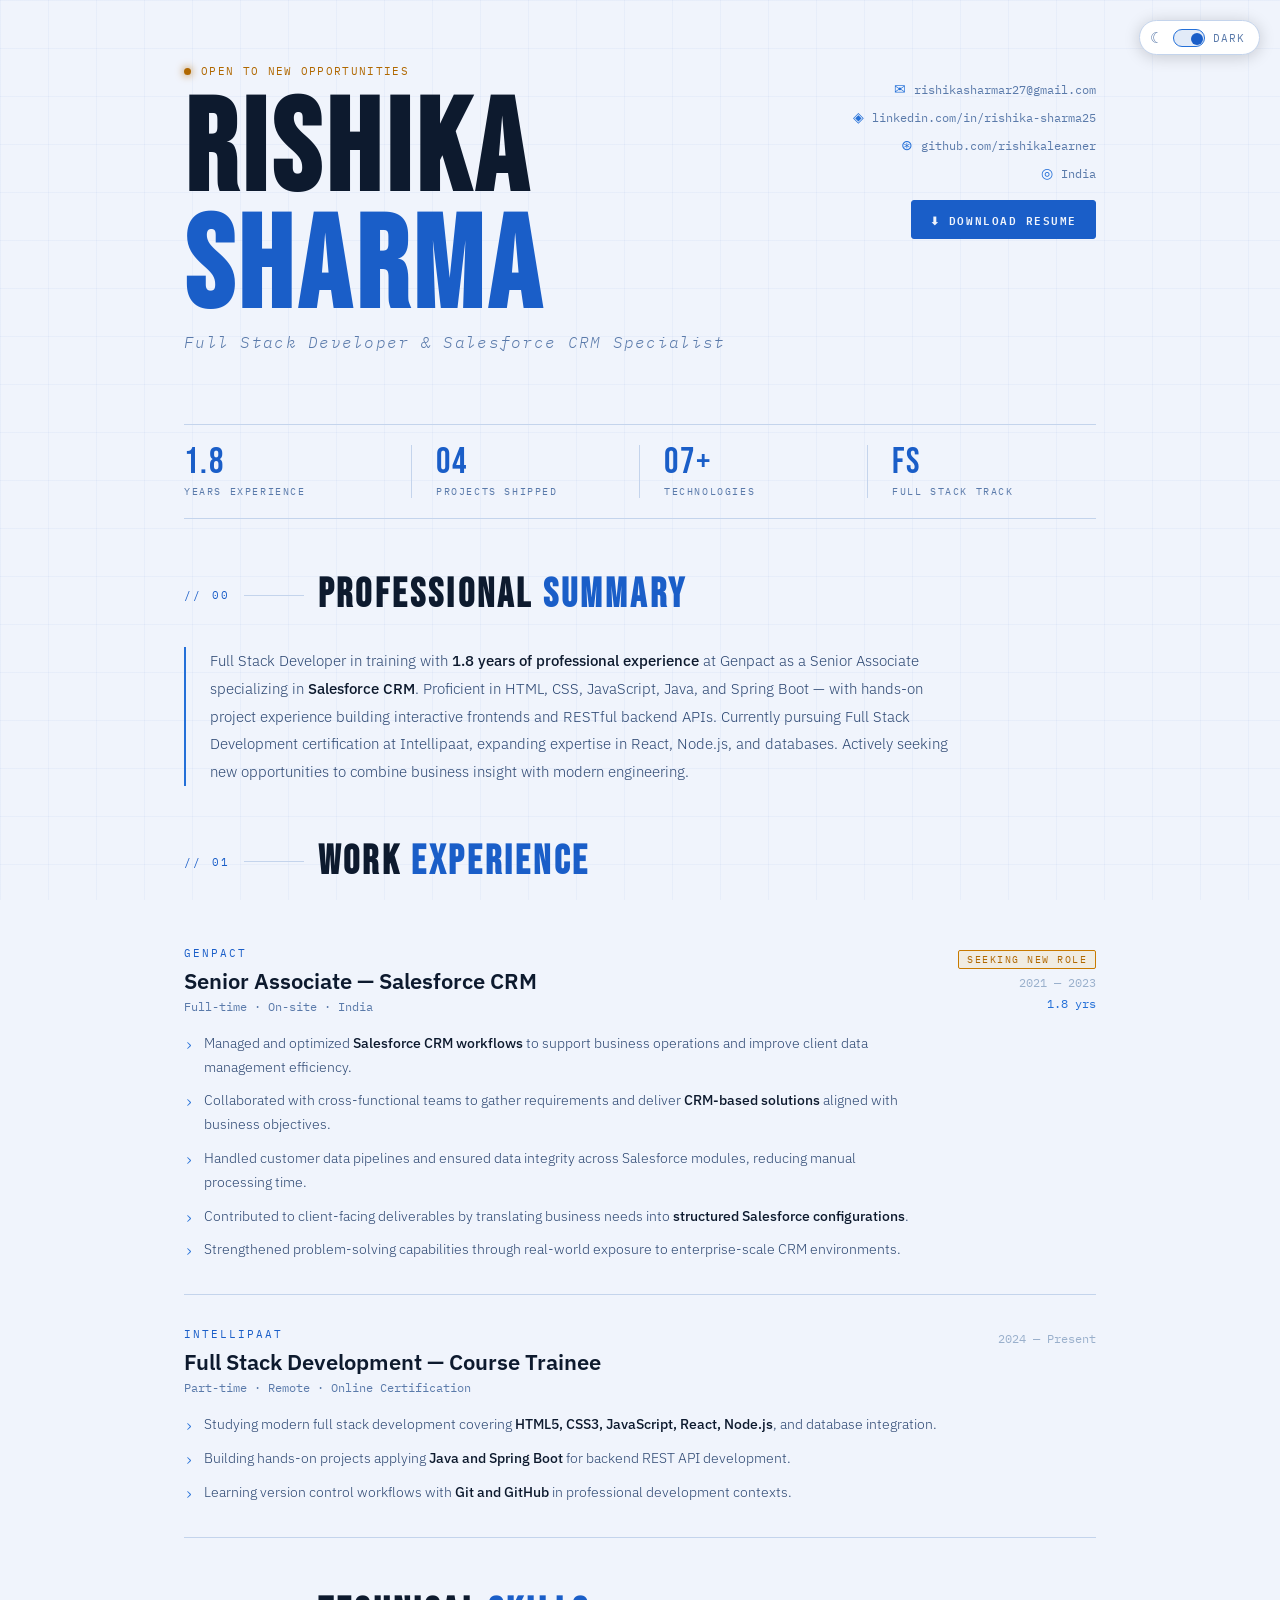
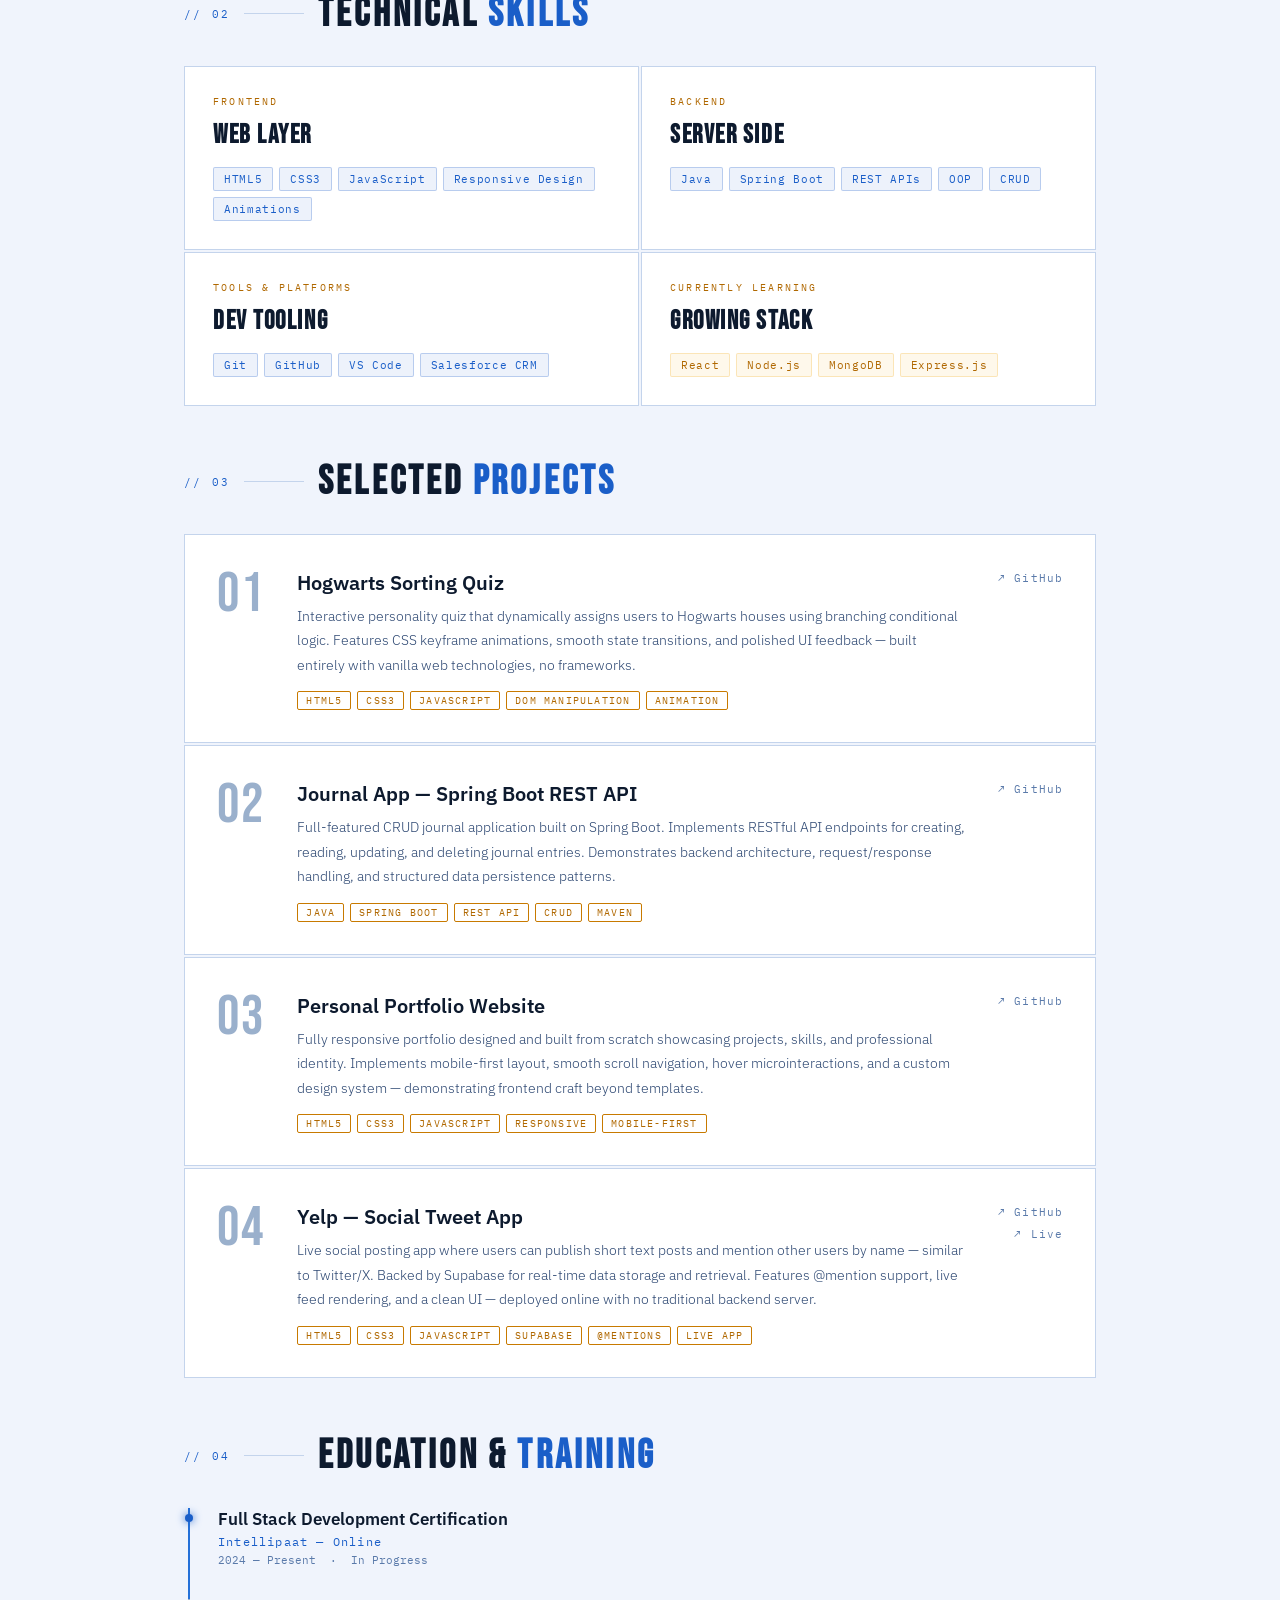
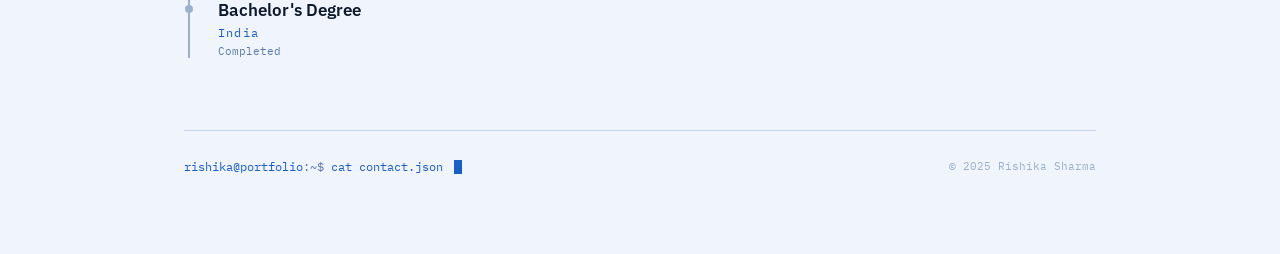
<file: index.html>
<!DOCTYPE html>
<html lang="en" data-theme="dark">
<head>
  <meta charset="UTF-8">
  <meta name="viewport" content="width=device-width, initial-scale=1.0">
  <title>Rishika Sharma : Software Developer Resume</title>
  <link rel="preconnect" href="https://fonts.googleapis.com">
  <link href="https://fonts.googleapis.com/css2?family=IBM+Plex+Mono:ital,wght@0,300;0,400;0,600;1,300&family=IBM+Plex+Sans:ital,wght@0,300;0,400;0,500;0,600;1,300&family=Bebas+Neue&display=swap" rel="stylesheet">
  <style>
    *, *::before, *::after { margin: 0; padding: 0; box-sizing: border-box; }

    /* ══ DARK THEME ══ */
    [data-theme="dark"] {
      --bg:          #080c14;
      --bg3:         #101828;
      --surface:     #172035;
      --border:      #1e2d4a;
      --blue:        #3b9eff;
      --blue-dim:    #1e6fcc;
      --blue-glow:   #3b9eff22;
      --amber:       #f0a500;
      --amber-dim:   #b07800;
      --fg:          #e2eaf8;
      --fg-soft:     #8fa8cc;
      --muted:       #4a6490;
      --dim:         #263550;
      --scanline:    rgba(59,158,255,0.012);
      --grid-color:  rgba(59,158,255,0.03);
    }

    /* ══ LIGHT THEME ══ */
    [data-theme="light"] {
      --bg:          #f0f4fc;
      --bg3:         #ffffff;
      --surface:     #dce6f5;
      --border:      #c4d4ec;
      --blue:        #1a5ec8;
      --blue-dim:    #2470d8;
      --blue-glow:   #1a5ec820;
      --amber:       #b06800;
      --amber-dim:   #c87a00;
      --fg:          #0d1a2e;
      --fg-soft:     #2a4570;
      --muted:       #5a7aaa;
      --dim:         #9ab0cc;
      --scanline:    transparent;
      --grid-color:  rgba(26,94,200,0.04);
    }

    :root {
      --mono: 'IBM Plex Mono', monospace;
      --sans: 'IBM Plex Sans', sans-serif;
      --display: 'Bebas Neue', sans-serif;
    }

    html { scroll-behavior: smooth; }

    body {
      font-family: var(--sans);
      background: var(--bg);
      color: var(--fg);
      min-height: 100vh;
      overflow-x: hidden;
      position: relative;
      transition: background 0.35s ease, color 0.35s ease;
    }

    body::before {
      content: '';
      position: fixed; inset: 0;
      background: repeating-linear-gradient(0deg, transparent, transparent 2px, var(--scanline) 2px, var(--scanline) 4px);
      pointer-events: none;
      z-index: 9999;
    }

    body::after {
      content: '';
      position: fixed; inset: 0;
      background-image: linear-gradient(var(--grid-color) 1px, transparent 1px), linear-gradient(90deg, var(--grid-color) 1px, transparent 1px);
      background-size: 48px 48px;
      pointer-events: none;
      z-index: 0;
    }

    /* ══ THEME TOGGLE ══ */
    .theme-toggle {
      position: fixed;
      top: 20px; right: 20px;
      z-index: 1000;
      background: var(--bg3);
      border: 1px solid var(--border);
      border-radius: 40px;
      padding: 7px 14px 7px 10px;
      display: flex;
      align-items: center;
      gap: 8px;
      cursor: pointer;
      font-family: var(--mono);
      font-size: 11px;
      letter-spacing: 0.1em;
      color: var(--muted);
      transition: border-color 0.2s, color 0.2s, background 0.35s;
      box-shadow: 0 2px 16px rgba(0,0,0,0.18);
    }
    .theme-toggle:hover { border-color: var(--blue); color: var(--blue); }
    .t-icon { font-size: 15px; transition: transform 0.4s; }
    .theme-toggle:hover .t-icon { transform: rotate(22deg); }

    .t-track {
      width: 32px; height: 18px;
      border-radius: 9px;
      background: var(--border);
      position: relative;
      transition: background 0.3s, border 0.3s;
    }
    .t-thumb {
      position: absolute;
      top: 3px; left: 3px;
      width: 12px; height: 12px;
      border-radius: 50%;
      background: var(--muted);
      transition: transform 0.3s ease, background 0.3s;
    }
    [data-theme="light"] .t-thumb { transform: translateX(14px); background: var(--blue); }
    [data-theme="light"] .t-track { background: var(--blue-glow); border: 1px solid var(--blue-dim); }

    /* ══ LAYOUT ══ */
    .page {
      position: relative; z-index: 1;
      max-width: 960px;
      margin: 0 auto;
      padding: 0 24px 80px;
    }

    /* ══ HEADER ══ */
    .header {
      padding: 64px 0 0;
      border-bottom: 1px solid var(--border);
    }
    .header-top {
      display: flex;
      justify-content: space-between;
      align-items: flex-start;
      gap: 32px;
    }
    .header-left { flex: 1; }

    .status-bar {
      font-family: var(--mono);
      font-size: 11px;
      letter-spacing: 0.12em;
      color: var(--amber);
      margin-bottom: 16px;
      display: flex;
      align-items: center;
      gap: 10px;
    }
    .status-dot {
      width: 7px; height: 7px;
      border-radius: 50%;
      background: var(--amber);
      box-shadow: 0 0 8px var(--amber);
      animation: pulse 2.5s ease-in-out infinite;
    }
    @keyframes pulse {
      0%,100% { opacity:1; box-shadow: 0 0 8px var(--amber); }
      50%      { opacity:0.4; box-shadow: 0 0 3px var(--amber); }
    }

    .hero-name {
      font-family: var(--display);
      font-size: clamp(72px, 11vw, 130px);
      letter-spacing: 0.04em;
      line-height: 0.9;
      color: var(--fg);
      margin-bottom: 4px;
    }
    .hero-name .accent { color: var(--blue); }

    .hero-role {
      font-family: var(--mono);
      font-size: clamp(13px, 2vw, 16px);
      font-weight: 300;
      font-style: italic;
      color: var(--muted);
      letter-spacing: 0.08em;
      margin-bottom: 32px;
    }

    .header-right {
      padding-top: 16px;
      display: flex;
      flex-direction: column;
      align-items: flex-end;
      gap: 10px;
      min-width: 240px;
    }
    .contact-line {
      font-family: var(--mono);
      font-size: 12px;
      color: var(--muted);
      display: flex;
      align-items: center;
      gap: 8px;
      text-decoration: none;
      transition: color 0.2s;
    }
    .contact-line:hover { color: var(--blue); }
    .contact-line .icon { color: var(--blue-dim); font-size: 14px; }

    .download-btn {
      display: inline-flex;
      align-items: center;
      gap: 8px;
      margin-top: 8px;
      font-family: var(--mono);
      font-size: 11px;
      letter-spacing: 0.14em;
      color: var(--bg);
      background: var(--blue);
      border: 1px solid var(--blue);
      padding: 9px 18px;
      border-radius: 3px;
      text-decoration: none;
      font-weight: 600;
      transition: background 0.2s, color 0.2s, transform 0.15s;
    }
    .download-btn:hover {
      background: transparent;
      color: var(--blue);
      transform: translateY(-1px);
    }

    .metrics-bar {
      margin-top: 40px;
      padding: 20px 0;
      border-top: 1px solid var(--border);
      display: grid;
      grid-template-columns: repeat(4, 1fr);
    }
    .metric {
      padding: 0 24px;
      border-right: 1px solid var(--border);
    }
    .metric:first-child { padding-left: 0; }
    .metric:last-child  { border-right: none; }
    .metric-val {
      font-family: var(--display);
      font-size: 36px;
      letter-spacing: 0.06em;
      color: var(--blue);
      line-height: 1;
      margin-bottom: 4px;
    }
    .metric-label {
      font-family: var(--mono);
      font-size: 10px;
      letter-spacing: 0.16em;
      text-transform: uppercase;
      color: var(--muted);
    }

    /* ══ SECTIONS ══ */
    .section { padding: 56px 0 0; }

    .section-label {
      display: flex;
      align-items: center;
      gap: 14px;
      margin-bottom: 32px;
    }
    .section-label-num {
      font-family: var(--mono);
      font-size: 11px;
      color: var(--blue);
      letter-spacing: 0.2em;
    }
    .section-label-line {
      flex: 1;
      height: 1px;
      background: var(--border);
      max-width: 60px;
    }
    .section-label h2 {
      font-family: var(--display);
      font-size: 40px;
      letter-spacing: 0.08em;
      color: var(--fg);
      line-height: 1;
    }
    .section-label h2 .accent { color: var(--blue); }

    /* ══ SUMMARY ══ */
    .summary-text {
      font-size: 15px;
      line-height: 1.85;
      color: var(--fg-soft);
      font-weight: 300;
      max-width: 780px;
      border-left: 2px solid var(--blue-dim);
      padding-left: 24px;
    }
    .summary-text strong { color: var(--fg); font-weight: 500; }

    /* ══ EXPERIENCE ══ */
    .exp-item {
      display: grid;
      grid-template-columns: 1fr auto;
      gap: 24px 48px;
      padding: 32px 0;
      border-bottom: 1px solid var(--border);
      position: relative;
    }
    .exp-item:first-child { border-top: 1px solid var(--border); }
    .exp-item::before {
      content: '';
      position: absolute;
      left: -24px; top: 0; bottom: 0;
      width: 2px;
      background: transparent;
      transition: background 0.3s;
    }
    .exp-item:hover::before { background: var(--blue); }

    .exp-company {
      font-family: var(--mono);
      font-size: 11px;
      letter-spacing: 0.18em;
      text-transform: uppercase;
      color: var(--blue);
      margin-bottom: 6px;
    }
    .exp-role {
      font-size: 22px;
      font-weight: 600;
      color: var(--fg);
      margin-bottom: 4px;
    }
    .exp-meta {
      font-family: var(--mono);
      font-size: 12px;
      color: var(--muted);
      margin-bottom: 18px;
    }
    .exp-bullets { list-style: none; display: flex; flex-direction: column; gap: 10px; }
    .exp-bullets li {
      font-size: 14px;
      line-height: 1.7;
      color: var(--fg-soft);
      font-weight: 300;
      padding-left: 20px;
      position: relative;
    }
    .exp-bullets li::before {
      content: '›';
      position: absolute;
      left: 0;
      color: var(--blue-dim);
      font-family: var(--mono);
      font-size: 16px;
      line-height: 1.5;
    }
    .exp-bullets li strong { color: var(--fg); font-weight: 500; }

    .exp-dates {
      font-family: var(--mono);
      font-size: 12px;
      color: var(--dim);
      text-align: right;
      white-space: nowrap;
      padding-top: 4px;
    }
    .badge-seeking {
      display: inline-block;
      background: rgba(240,165,0,0.1);
      border: 1px solid var(--amber-dim);
      color: var(--amber);
      font-family: var(--mono);
      font-size: 10px;
      letter-spacing: 0.15em;
      padding: 2px 8px;
      border-radius: 2px;
      margin-bottom: 6px;
    }

    /* ══ SKILLS ══ */
    .skills-grid {
      display: grid;
      grid-template-columns: repeat(2, 1fr);
      gap: 2px;
    }
    .skill-block {
      background: var(--bg3);
      border: 1px solid var(--border);
      padding: 28px;
      position: relative;
      overflow: hidden;
      transition: border-color 0.25s, background 0.25s;
    }
    .skill-block::after {
      content: '';
      position: absolute;
      top: 0; left: 0; right: 0;
      height: 1px;
      background: var(--blue);
      transform: scaleX(0);
      transform-origin: left;
      transition: transform 0.35s ease;
    }
    .skill-block:hover { border-color: var(--blue-dim); background: var(--surface); }
    .skill-block:hover::after { transform: scaleX(1); }

    .skill-block-label {
      font-family: var(--mono);
      font-size: 10px;
      letter-spacing: 0.22em;
      text-transform: uppercase;
      color: var(--amber);
      margin-bottom: 12px;
    }
    .skill-block-name {
      font-family: var(--display);
      font-size: 26px;
      letter-spacing: 0.06em;
      color: var(--fg);
      margin-bottom: 16px;
    }
    .skill-pills { display: flex; flex-wrap: wrap; gap: 6px; }
    .pill {
      font-family: var(--mono);
      font-size: 11px;
      letter-spacing: 0.06em;
      padding: 4px 10px;
      border-radius: 2px;
      background: var(--blue-glow);
      border: 1px solid rgba(59,158,255,0.22);
      color: var(--blue);
    }
    [data-theme="light"] .pill {
      background: rgba(26,94,200,0.08);
      border-color: rgba(26,94,200,0.25);
    }
    .pill.learning {
      background: rgba(240,165,0,0.08);
      border-color: rgba(240,165,0,0.22);
      color: var(--amber);
    }

    /* ══ PROJECTS ══ */
    .project-card {
      border: 1px solid var(--border);
      background: var(--bg3);
      padding: 32px;
      margin-bottom: 2px;
      display: grid;
      grid-template-columns: auto 1fr auto;
      gap: 0 32px;
      align-items: start;
      transition: border-color 0.25s, background 0.25s;
    }
    .project-card:hover { border-color: var(--blue-dim); background: var(--surface); }

    .project-index {
      font-family: var(--display);
      font-size: 56px;
      letter-spacing: 0.04em;
      color: var(--dim);
      line-height: 1;
      transition: color 0.3s;
    }
    .project-card:hover .project-index { color: var(--blue); opacity: 0.4; }

    .project-body { padding-top: 2px; }
    .project-name {
      font-size: 20px;
      font-weight: 600;
      color: var(--fg);
      margin-bottom: 8px;
    }
    .project-desc {
      font-size: 14px;
      line-height: 1.75;
      color: var(--fg-soft);
      font-weight: 300;
      margin-bottom: 14px;
    }
    .project-tech { display: flex; flex-wrap: wrap; gap: 6px; }
    .tech-tag {
      font-family: var(--mono);
      font-size: 10px;
      letter-spacing: 0.12em;
      text-transform: uppercase;
      color: var(--amber);
      border: 1px solid var(--amber-dim);
      padding: 2px 8px;
      border-radius: 2px;
    }
    .project-links { display: flex; flex-direction: column; gap: 8px; align-items: flex-end; padding-top: 4px; }
    .proj-link {
      font-family: var(--mono);
      font-size: 11px;
      color: var(--muted);
      text-decoration: none;
      letter-spacing: 0.1em;
      transition: color 0.2s;
    }
    .proj-link:hover { color: var(--blue); }

    /* ══ EDUCATION ══ */
    .edu-item {
      border-left: 2px solid var(--blue-dim);
      padding: 0 0 32px 28px;
      position: relative;
    }
    .edu-item + .edu-item { border-left: 2px solid var(--dim); }
    .edu-item::before {
      content: '';
      position: absolute;
      left: -5px; top: 6px;
      width: 8px; height: 8px;
      border-radius: 50%;
      background: var(--blue);
      box-shadow: 0 0 8px var(--blue);
    }
    .edu-item + .edu-item::before { background: var(--dim); box-shadow: none; }
    .edu-degree { font-size: 17px; font-weight: 600; color: var(--fg); margin-bottom: 4px; }
    .edu-inst { font-family: var(--mono); font-size: 12px; color: var(--blue); letter-spacing: 0.1em; margin-bottom: 4px; }
    .edu-year { font-family: var(--mono); font-size: 11px; color: var(--muted); }

    /* ══ FOOTER ══ */
    .terminal-footer {
      margin-top: 72px;
      border-top: 1px solid var(--border);
      padding-top: 28px;
      display: flex;
      justify-content: space-between;
      align-items: center;
    }
    .terminal-footer .prompt { font-family: var(--mono); font-size: 12px; color: var(--muted); }
    .terminal-footer .prompt span { color: var(--blue); }
    .cursor {
      display: inline-block;
      width: 8px; height: 14px;
      background: var(--blue);
      vertical-align: middle;
      margin-left: 4px;
      animation: blink 1s step-end infinite;
    }
    @keyframes blink { 0%,100%{opacity:1} 50%{opacity:0} }

    .sr-only {
      position: absolute; width:1px; height:1px;
      padding:0; margin:-1px; overflow:hidden;
      clip:rect(0,0,0,0); border:0;
    }

    /* ══ RESPONSIVE ══ */
    @media (max-width: 720px) {
      .theme-toggle { top: 12px; right: 12px; }
      .header-top { flex-direction: column; }
      .header-right { align-items: flex-start; }
      .metrics-bar { grid-template-columns: repeat(2, 1fr); }
      .metric:nth-child(2) { border-right: none; }
      .skills-grid { grid-template-columns: 1fr; }
      .exp-item { grid-template-columns: 1fr; }
      .exp-dates { text-align: left; }
      .project-card { grid-template-columns: auto 1fr; }
      .project-links { display: none; }
    }

    /* ══ ANIMATIONS ══ */
    @keyframes fadeIn { from{opacity:0;transform:translateY(16px)} to{opacity:1;transform:translateY(0)} }
    .status-bar   { animation: fadeIn 0.5s 0.0s both; }
    .hero-name    { animation: fadeIn 0.6s 0.1s both; }
    .hero-role    { animation: fadeIn 0.6s 0.2s both; }
    .header-right { animation: fadeIn 0.6s 0.3s both; }
    .metrics-bar  { animation: fadeIn 0.6s 0.4s both; }
  </style>
</head>
<body>

<button class="theme-toggle" id="themeToggle" aria-label="Toggle light/dark mode">
  <span class="t-icon" id="tIcon">☀︎</span>
  <div class="t-track"><div class="t-thumb"></div></div>
  <span id="tLabel">LIGHT</span>
</button>

<span class="sr-only">Rishika Sharma — Full Stack Developer Resume</span>

<div class="page">

  <header class="header" role="banner">
    <div class="header-top">
      <div class="header-left">
        <div class="status-bar">
          <span class="status-dot" aria-hidden="true"></span>
          OPEN TO NEW OPPORTUNITIES
        </div>
        <h1 class="hero-name" aria-label="Rishika Sharma">RISHIKA<br><span class="accent">SHARMA</span></h1>
        <p class="hero-role">Full Stack Developer &amp; Salesforce CRM Specialist</p>
      </div>
      <div class="header-right">
        <a href="mailto:rishikasharmar27@gmail.com" class="contact-line">
          <span class="icon" aria-hidden="true">✉</span>rishikasharmar27@gmail.com
        </a>
        <a href="https://www.linkedin.com/in/rishika-sharma25/" target="_blank" rel="noopener" class="contact-line">
          <span class="icon" aria-hidden="true">◈</span>linkedin.com/in/rishika-sharma25
        </a>
        <a href="https://github.com/rishikalearner" target="_blank" rel="noopener" class="contact-line">
          <span class="icon" aria-hidden="true">⊛</span>github.com/rishikalearner
        </a>
        <span class="contact-line">
          <span class="icon" aria-hidden="true">◎</span>India
        </span>
        <a href="https://raw.githubusercontent.com/rishikalearner/portfolio-vigilant-waffle/main/Rishika_Sharma_Software_Developer_Resume.pdf" download="Rishika_Sharma_Software_Developer_Resume.pdf" class="download-btn" aria-label="Download Resume PDF">
          <span aria-hidden="true">⬇</span> DOWNLOAD RESUME
        </a>
      </div>
    </div>
    <div class="metrics-bar" role="list">
      <div class="metric" role="listitem"><div class="metric-val">1.8</div><div class="metric-label">Years Experience</div></div>
      <div class="metric" role="listitem"><div class="metric-val">04</div><div class="metric-label">Projects Shipped</div></div>
      <div class="metric" role="listitem"><div class="metric-val">07+</div><div class="metric-label">Technologies</div></div>
      <div class="metric" role="listitem"><div class="metric-val">FS</div><div class="metric-label">Full Stack Track</div></div>
    </div>
  </header>

  <section class="section" aria-labelledby="summary-heading">
    <div class="section-label">
      <span class="section-label-num">// 00</span>
      <div class="section-label-line" aria-hidden="true"></div>
      <h2 id="summary-heading">PROFESSIONAL <span class="accent">SUMMARY</span></h2>
    </div>
    <p class="summary-text">
      Full Stack Developer in training with <strong>1.8 years of professional experience</strong> at Genpact as a Senior Associate specializing in <strong>Salesforce CRM</strong>. Proficient in HTML, CSS, JavaScript, Java, and Spring Boot — with hands-on project experience building interactive frontends and RESTful backend APIs. Currently pursuing Full Stack Development certification at Intellipaat, expanding expertise in React, Node.js, and databases. Actively seeking new opportunities to combine business insight with modern engineering.
    </p>
  </section>

  <section class="section" aria-labelledby="exp-heading">
    <div class="section-label">
      <span class="section-label-num">// 01</span>
      <div class="section-label-line" aria-hidden="true"></div>
      <h2 id="exp-heading">WORK <span class="accent">EXPERIENCE</span></h2>
    </div>

    <article class="exp-item">
      <div>
        <p class="exp-company">Genpact</p>
        <h3 class="exp-role">Senior Associate — Salesforce CRM</h3>
        <p class="exp-meta">Full-time · On-site · India</p>
        <ul class="exp-bullets">
          <li>Managed and optimized <strong>Salesforce CRM workflows</strong> to support business operations and improve client data management efficiency.</li>
          <li>Collaborated with cross-functional teams to gather requirements and deliver <strong>CRM-based solutions</strong> aligned with business objectives.</li>
          <li>Handled customer data pipelines and ensured data integrity across Salesforce modules, reducing manual processing time.</li>
          <li>Contributed to client-facing deliverables by translating business needs into <strong>structured Salesforce configurations</strong>.</li>
          <li>Strengthened problem-solving capabilities through real-world exposure to enterprise-scale CRM environments.</li>
        </ul>
      </div>
      <div class="exp-dates">
        <div class="badge-seeking">SEEKING NEW ROLE</div>
        <div>2021 — 2023</div>
        <div style="margin-top:6px;color:var(--blue-dim);">1.8 yrs</div>
      </div>
    </article>

    <article class="exp-item">
      <div>
        <p class="exp-company">Intellipaat</p>
        <h3 class="exp-role">Full Stack Development — Course Trainee</h3>
        <p class="exp-meta">Part-time · Remote · Online Certification</p>
        <ul class="exp-bullets">
          <li>Studying modern full stack development covering <strong>HTML5, CSS3, JavaScript, React, Node.js</strong>, and database integration.</li>
          <li>Building hands-on projects applying <strong>Java and Spring Boot</strong> for backend REST API development.</li>
          <li>Learning version control workflows with <strong>Git and GitHub</strong> in professional development contexts.</li>
        </ul>
      </div>
      <div class="exp-dates"><div>2024 — Present</div></div>
    </article>
  </section>

  <section class="section" aria-labelledby="skills-heading">
    <div class="section-label">
      <span class="section-label-num">// 02</span>
      <div class="section-label-line" aria-hidden="true"></div>
      <h2 id="skills-heading">TECHNICAL <span class="accent">SKILLS</span></h2>
    </div>
    <div class="skills-grid" role="list">
      <article class="skill-block" role="listitem">
        <p class="skill-block-label">Frontend</p>
        <h3 class="skill-block-name">WEB LAYER</h3>
        <div class="skill-pills">
          <span class="pill">HTML5</span><span class="pill">CSS3</span><span class="pill">JavaScript</span><span class="pill">Responsive Design</span><span class="pill">Animations</span>
        </div>
      </article>
      <article class="skill-block" role="listitem">
        <p class="skill-block-label">Backend</p>
        <h3 class="skill-block-name">SERVER SIDE</h3>
        <div class="skill-pills">
          <span class="pill">Java</span><span class="pill">Spring Boot</span><span class="pill">REST APIs</span><span class="pill">OOP</span><span class="pill">CRUD</span>
        </div>
      </article>
      <article class="skill-block" role="listitem">
        <p class="skill-block-label">Tools &amp; Platforms</p>
        <h3 class="skill-block-name">DEV TOOLING</h3>
        <div class="skill-pills">
          <span class="pill">Git</span><span class="pill">GitHub</span><span class="pill">VS Code</span><span class="pill">Salesforce CRM</span>
        </div>
      </article>
      <article class="skill-block" role="listitem">
        <p class="skill-block-label">Currently Learning</p>
        <h3 class="skill-block-name">GROWING STACK</h3>
        <div class="skill-pills">
          <span class="pill learning">React</span><span class="pill learning">Node.js</span><span class="pill learning">MongoDB</span><span class="pill learning">Express.js</span>
        </div>
      </article>
    </div>
  </section>

  <section class="section" aria-labelledby="projects-heading">
    <div class="section-label">
      <span class="section-label-num">// 03</span>
      <div class="section-label-line" aria-hidden="true"></div>
      <h2 id="projects-heading">SELECTED <span class="accent">PROJECTS</span></h2>
    </div>

    <article class="project-card" aria-labelledby="proj1">
      <div class="project-index" aria-hidden="true">01</div>
      <div class="project-body">
        <h3 class="project-name" id="proj1">Hogwarts Sorting Quiz</h3>
        <p class="project-desc">Interactive personality quiz that dynamically assigns users to Hogwarts houses using branching conditional logic. Features CSS keyframe animations, smooth state transitions, and polished UI feedback — built entirely with vanilla web technologies, no frameworks.</p>
        <div class="project-tech"><span class="tech-tag">HTML5</span><span class="tech-tag">CSS3</span><span class="tech-tag">JavaScript</span><span class="tech-tag">DOM Manipulation</span><span class="tech-tag">Animation</span></div>
      </div>
      <div class="project-links"><a href="https://github.com/rishikalearner" target="_blank" rel="noopener" class="proj-link">↗ GitHub</a></div>
    </article>

    <article class="project-card" aria-labelledby="proj2">
      <div class="project-index" aria-hidden="true">02</div>
      <div class="project-body">
        <h3 class="project-name" id="proj2">Journal App — Spring Boot REST API</h3>
        <p class="project-desc">Full-featured CRUD journal application built on Spring Boot. Implements RESTful API endpoints for creating, reading, updating, and deleting journal entries. Demonstrates backend architecture, request/response handling, and structured data persistence patterns.</p>
        <div class="project-tech"><span class="tech-tag">Java</span><span class="tech-tag">Spring Boot</span><span class="tech-tag">REST API</span><span class="tech-tag">CRUD</span><span class="tech-tag">Maven</span></div>
      </div>
      <div class="project-links"><a href="https://github.com/rishikalearner" target="_blank" rel="noopener" class="proj-link">↗ GitHub</a></div>
    </article>

    <article class="project-card" aria-labelledby="proj3">
      <div class="project-index" aria-hidden="true">03</div>
      <div class="project-body">
        <h3 class="project-name" id="proj3">Personal Portfolio Website</h3>
        <p class="project-desc">Fully responsive portfolio designed and built from scratch showcasing projects, skills, and professional identity. Implements mobile-first layout, smooth scroll navigation, hover microinteractions, and a custom design system — demonstrating frontend craft beyond templates.</p>
        <div class="project-tech"><span class="tech-tag">HTML5</span><span class="tech-tag">CSS3</span><span class="tech-tag">JavaScript</span><span class="tech-tag">Responsive</span><span class="tech-tag">Mobile-First</span></div>
      </div>
      <div class="project-links"><a href="https://github.com/rishikalearner" target="_blank" rel="noopener" class="proj-link">↗ GitHub</a></div>
    </article>

    <article class="project-card" aria-labelledby="proj4">
      <div class="project-index" aria-hidden="true">04</div>
      <div class="project-body">
        <h3 class="project-name" id="proj4">Yelp — Social Tweet App</h3>
        <p class="project-desc">Live social posting app where users can publish short text posts and mention other users by name — similar to Twitter/X. Backed by Supabase for real-time data storage and retrieval. Features @mention support, live feed rendering, and a clean UI — deployed online with no traditional backend server.</p>
        <div class="project-tech"><span class="tech-tag">HTML5</span><span class="tech-tag">CSS3</span><span class="tech-tag">JavaScript</span><span class="tech-tag">Supabase</span><span class="tech-tag">@Mentions</span><span class="tech-tag">Live App</span></div>
      </div>
      <div class="project-links"><a href="https://github.com/rishikalearner" target="_blank" rel="noopener" class="proj-link">↗ GitHub</a><a href="#" class="proj-link">↗ Live</a></div>
    </article>
  </section>

  <section class="section" aria-labelledby="edu-heading">
    <div class="section-label">
      <span class="section-label-num">// 04</span>
      <div class="section-label-line" aria-hidden="true"></div>
      <h2 id="edu-heading">EDUCATION &amp; <span class="accent">TRAINING</span></h2>
    </div>
    <div style="padding-left:4px;">
      <div class="edu-item">
        <h3 class="edu-degree">Full Stack Development Certification</h3>
        <p class="edu-inst">Intellipaat — Online</p>
        <p class="edu-year">2024 — Present &nbsp;·&nbsp; In Progress</p>
      </div>
      <div class="edu-item" style="border-left:2px solid var(--dim);padding-bottom:0;">
        <h3 class="edu-degree">Bachelor's Degree</h3>
        <p class="edu-inst">India</p>
        <p class="edu-year">Completed</p>
      </div>
    </div>
  </section>

  <footer class="terminal-footer" role="contentinfo">
    <div class="prompt">
      <span>rishika@portfolio</span>:<span style="color:var(--muted)">~</span>$ <span>cat contact.json</span>
      <span class="cursor" aria-hidden="true"></span>
    </div>
    <p style="font-family:var(--mono);font-size:11px;color:var(--dim);">© 2025 Rishika Sharma</p>
  </footer>

</div>

<script>
  (function() {
    var html  = document.documentElement;
    var btn   = document.getElementById('themeToggle');
    var icon  = document.getElementById('tIcon');
    var label = document.getElementById('tLabel');

    // Read system preference
    var sysDark = window.matchMedia && window.matchMedia('(prefers-color-scheme: dark)').matches;
    var isDark  = sysDark;

    function applyTheme() {
      html.setAttribute('data-theme', isDark ? 'dark' : 'light');
      icon.textContent  = isDark ? '☀︎' : '☾';
      label.textContent = isDark ? 'LIGHT' : 'DARK';
    }

    // Set on load
    applyTheme();

    // Toggle on click
    btn.addEventListener('click', function() {
      isDark = !isDark;
      applyTheme();
    });
  })();
</script>
</body>
</html>
</file>
